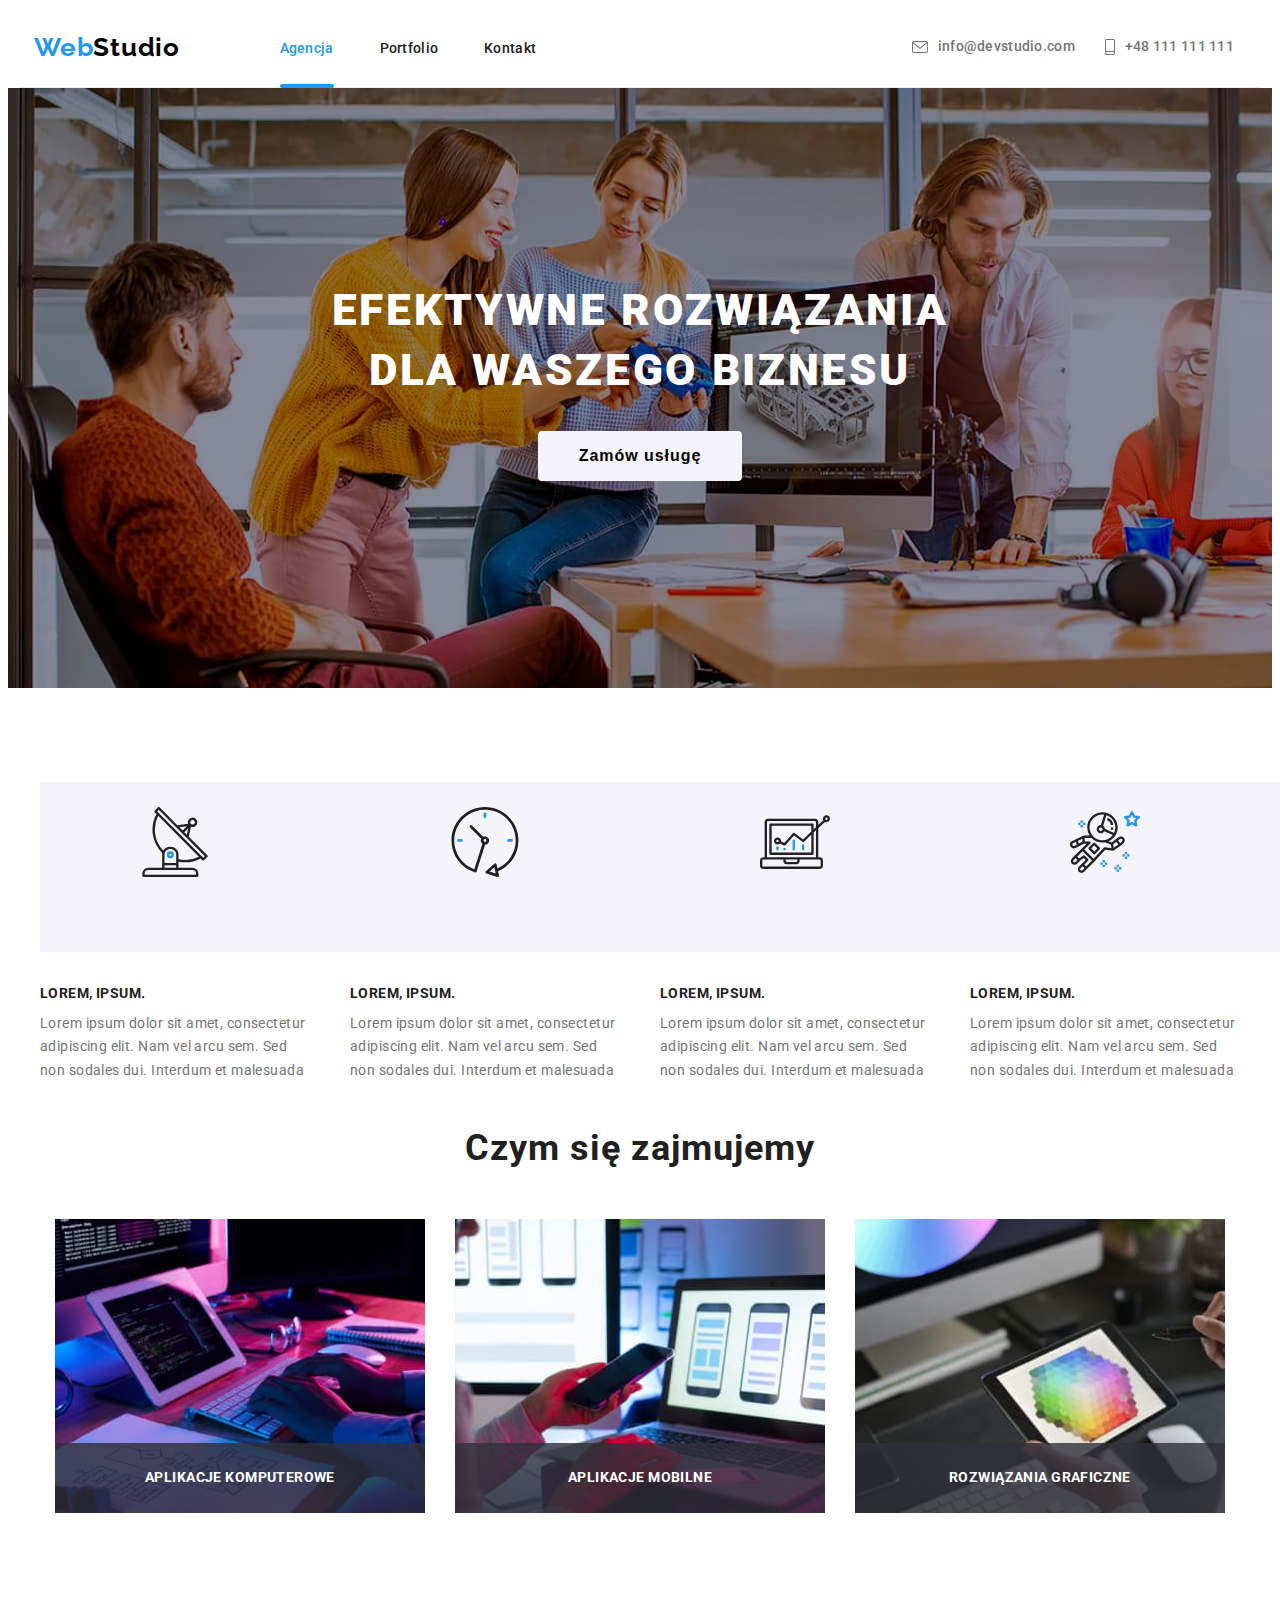
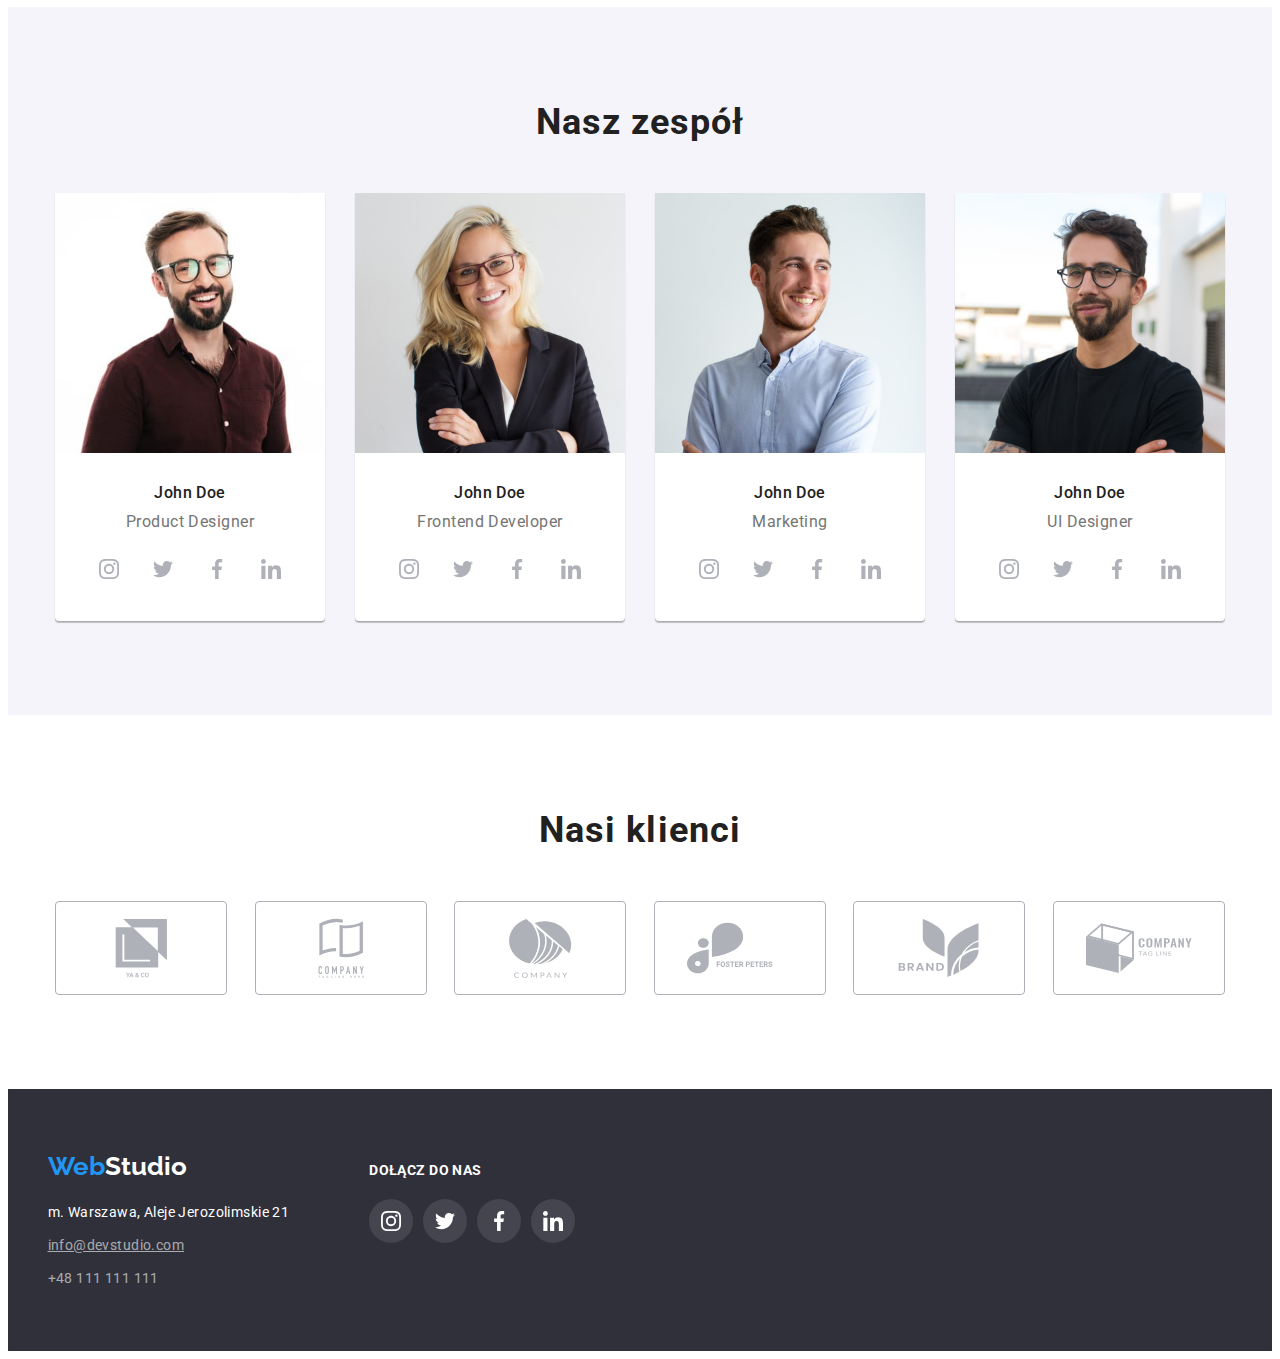
<file: index.html>
<!DOCTYPE html>
<html lang="pl">
  <head>
    <meta charset="UTF-8" />
    <meta http-equiv="X-UA-Compatible" content="IE=edge" />
    <meta name="viewport" content="width=device-width, initial-scale=1.0" />
    <link rel="preconnect" href="https://fonts.googleapis.com" />
    <link rel="preconnect" href="https://fonts.gstatic.com" crossorigin />
    <link
      href="https://fonts.googleapis.com/css2?family=Raleway&family=Roboto:wght@400;500;700;900&display=swap"
      rel="stylesheet"
    />
    <link
      rel="stylesheet"
      href="https://cdnjs.cloudflare.com/ajax/libs/modern-normalize/1.1.0/modern-normalize.min.css"
      integrity="sha512-wpPYUAdjBVSE4KJnH1VR1HeZfpl1ub8YT/NKx4PuQ5NmX2tKuGu6U/JRp5y+Y8XG2tV+wKQpNHVUX03MfMFn9Q=="
      crossorigin="anonymous"
      referrerpolicy="no-referrer"
    />
    <link rel="stylesheet" href="./css/styles.css" type="text/css" />
    <title>Studio</title>
  </head>
  <body>
    <header>
      <div class="link container">
        <div>
          <a class="logo-text-first" href="index.html"
            ><span class="accent">Web</span>Studio</a
          >
        </div>
        <nav>
          <ul class="go-links">
            <li><a class="go-link current" href="/index.html">Agencja</a></li>
            <li><a class="go-link" href="./portfolio.html">Portfolio</a></li>
            <li><a class="go-link" href="kontakt">Kontakt</a></li>
          </ul>
        </nav>
        <div class="contact-links">
          <a class="contact-link" href="mailto:info@devstudio.com">
            <svg class="contact-icon" width="16" height="12">
              <use href="./images/icons.svg#icon-envelope"></use>
            </svg>
            info@devstudio.com
          </a>
          <a class="contact-link" href="tel:+48111111111">
            <svg class="contact-icon" width="10" height="16">
              <use href="./images/icons.svg#icon-smartphone"></use>
            </svg>
            +48 111 111 111</a
          >
        </div>
      </div>
    </header>
    <main>
      <section class="hero">
        <div class="hero-headline container">
          <div class="head-btn">
            <h1 class="headline">
              Efektywne rozwiązania <br />dla waszego biznesu
            </h1>
            <div class="btn">
              <button class="btn-service" type="button" data-modal-open>
                Zamów usługę
              </button>
            </div>
          </div>
        </div>
      </section>
      <section>
        <div class="advantages container">
          <div class="info">
            <svg class="box-icon">
              <use
                href="./images/icons.svg#icon-antenna-1"
                width="70"
                height="70"
              ></use>
            </svg>
            <h4 class="text-title">Lorem, ipsum.</h4>
            <p class="text">
              Lorem ipsum dolor sit amet, consectetur adipiscing elit. Nam vel
              arcu sem. Sed non sodales dui. Interdum et malesuada
            </p>
          </div>
          <div class="info">
            <svg class="box-icon">
              <use
                href="./images/icons.svg#icon-clock-1"
                width="70"
                height="70"
              ></use>
            </svg>
            <h4 class="text-title">Lorem, ipsum.</h4>
            <p class="text">
              Lorem ipsum dolor sit amet, consectetur adipiscing elit. Nam vel
              arcu sem. Sed non sodales dui. Interdum et malesuada
            </p>
          </div>
          <div class="info">
            <svg class="box-icon">
              <use
                href="./images/icons.svg#icon-diagram-1"
                width="70"
                height="70"
              ></use>
            </svg>
            <h4 class="text-title">Lorem, ipsum.</h4>
            <p class="text">
              Lorem ipsum dolor sit amet, consectetur adipiscing elit. Nam vel
              arcu sem. Sed non sodales dui. Interdum et malesuada
            </p>
          </div>
          <div class="info">
            <svg class="box-icon">
              <use
                href="./images/icons.svg#icon-astronaut-1"
                width="70"
                height="70"
              ></use>
            </svg>
            <h4 class="text-title">Lorem, ipsum.</h4>
            <p class="text">
              Lorem ipsum dolor sit amet, consectetur adipiscing elit. Nam vel
              arcu sem. Sed non sodales dui. Interdum et malesuada
            </p>
          </div>
        </div>
      </section>
      <section>
        <div class="area-activity container">
          <h2 class="title">Czym się zajmujemy</h2>
          <div>
            <ul class="img-list">
              <li class="description-img">
                <img
                  src="images/box1.jpg"
                  alt="komputer na biurku"
                  width="370"
                  height="294"
                />
                <p class="label">Aplikacje komputerowe</p>
              </li>
              <li class="description-img">
                <img
                  src="images/box2.jpg"
                  alt="osoba przy komputerze trzyma telefon"
                  width="370"
                  height="294"
                />
                <p class="label">Aplikacje mobilne</p>
              </li>
              <li class="description-img">
                <img
                  src="images/box3.jpg"
                  alt="kolorowe zdjęcie na tablecie"
                  width="370"
                  height="294"
                />
                <p class="label">Rozwiązania graficzne</p>
              </li>
            </ul>
          </div>
        </div>
      </section>
      <section class="section-team">
        <div class="team container">
          <h2 class="title-2">Nasz zespół</h2>
          <div>
            <ul class="img-list">
              <li>
                <div class="card">
                  <img
                    src="images/img.jpg"
                    alt="uśmiechnięty mężczyzna"
                    width="270"
                    height="260"
                  />
                  <p class="surname">John Doe</p>
                  <p class="profession">Product Designer</p>
                  <ul class="icon-social">
                    <li>
                      <a href="#" class="social-link">
                        <svg width="20" height="20" class="social-icon">
                          <use href="./images/icons.svg#icon-instagram-2"></use>
                        </svg>
                      </a>
                    </li>
                    <li>
                      <a href="#" class="social-link">
                        <svg width="20" height="20" class="social-icon">
                          <use href="./images/icons.svg#icon-twitter-1"></use>
                        </svg>
                      </a>
                    </li>
                    <li>
                      <a href="#" class="social-link">
                        <svg width="20" height="20" class="social-icon">
                          <use href="./images/icons.svg#icon-facebook-1"></use>
                        </svg>
                      </a>
                    </li>
                    <li>
                      <a href="#" class="social-link">
                        <svg width="20" height="20" class="social-icon">
                          <use href="./images/icons.svg#icon-linkedin-1"></use>
                        </svg>
                      </a>
                    </li>
                  </ul>
                </div>
              </li>
              <li>
                <div class="card">
                  <img
                    src="images/img1.jpg"
                    alt="uśmiechnięta kobieta"
                    width="270"
                    height="260"
                  />
                  <p class="surname">John Doe</p>
                  <p class="profession">Frontend Developer</p>
                  <ul class="icon-social">
                    <li>
                      <a href="#" class="social-link">
                        <svg width="20" height="20" class="social-icon">
                          <use href="./images/icons.svg#icon-instagram-2"></use>
                        </svg>
                      </a>
                    </li>
                    <li>
                      <a href="#" class="social-link">
                        <svg width="20" height="20" class="social-icon">
                          <use href="./images/icons.svg#icon-twitter-1"></use>
                        </svg>
                      </a>
                    </li>
                    <li>
                      <a href="#" class="social-link">
                        <svg width="20" height="20" class="social-icon">
                          <use href="./images/icons.svg#icon-facebook-1"></use>
                        </svg>
                      </a>
                    </li>
                    <li>
                      <a href="#" class="social-link">
                        <svg width="20" height="20" class="social-icon">
                          <use href="./images/icons.svg#icon-linkedin-1"></use>
                        </svg>
                      </a>
                    </li>
                  </ul>
                </div>
              </li>
              <li>
                <div class="card">
                  <img
                    src="images/img2.jpg"
                    alt="uśmiechnięty mężczyzna"
                    width="270"
                    height="260"
                  />
                  <p class="surname">John Doe</p>
                  <p class="profession">Marketing</p>
                  <ul class="icon-social">
                    <li>
                      <a href="#" class="social-link">
                        <svg width="20" height="20" class="social-icon">
                          <use href="./images/icons.svg#icon-instagram-2"></use>
                        </svg>
                      </a>
                    </li>
                    <li>
                      <a href="#" class="social-link">
                        <svg width="20" height="20" class="social-icon">
                          <use href="./images/icons.svg#icon-twitter-1"></use>
                        </svg>
                      </a>
                    </li>
                    <li>
                      <a href="#" class="social-link">
                        <svg width="20" height="20" class="social-icon">
                          <use href="./images/icons.svg#icon-facebook-1"></use>
                        </svg>
                      </a>
                    </li>
                    <li>
                      <a href="#" class="social-link">
                        <svg width="20" height="20" class="social-icon">
                          <use href="./images/icons.svg#icon-linkedin-1"></use>
                        </svg>
                      </a>
                    </li>
                  </ul>
                </div>
              </li>
              <li>
                <div class="card">
                  <img
                    src="images/img3.jpg"
                    alt="uśmiechnięty mężczyzna"
                    width="270"
                    height="260"
                  />
                  <p class="surname">John Doe</p>
                  <p class="profession">UI Designer</p>
                  <ul class="icon-social">
                    <li>
                      <a href="#" class="social-link">
                        <svg width="20" height="20" class="social-icon">
                          <use href="./images/icons.svg#icon-instagram-2"></use>
                        </svg>
                      </a>
                    </li>
                    <li>
                      <a href="#" class="social-link">
                        <svg width="20" height="20" class="social-icon">
                          <use href="./images/icons.svg#icon-twitter-1"></use>
                        </svg>
                      </a>
                    </li>
                    <li>
                      <a href="#" class="social-link">
                        <svg width="20" height="20" class="social-icon">
                          <use href="./images/icons.svg#icon-facebook-1"></use>
                        </svg>
                      </a>
                    </li>
                    <li>
                      <a href="#" class="social-link">
                        <svg width="20" height="20" class="social-icon">
                          <use href="./images/icons.svg#icon-linkedin-1"></use>
                        </svg>
                      </a>
                    </li>
                  </ul>
                </div>
              </li>
            </ul>
          </div>
        </div>
      </section>
      <section>
        <div class="container">
          <h2 class="title-client">Nasi klienci</h2>
          <ul class="client-list">
            <li class="icon-client">
              <a href="#" class="link-client">
                <svg width="106" height="60" class="icon-logo">
                  <use href="./images/icons.svg#icon-group"></use>
                </svg>
              </a>
            </li>
            <li class="icon-client">
              <a href="#" class="link-client">
                <svg width="106" height="60" class="icon-logo">
                  <use href="./images/icons.svg#icon-group-1"></use>
                </svg>
              </a>
            </li>
            <li class="icon-client">
              <a href="#" class="link-client">
                <svg width="106" height="60" class="icon-logo">
                  <use href="./images/icons.svg#icon-group-2"></use>
                </svg>
              </a>
            </li>
            <li class="icon-client">
              <a href="#" class="link-client">
                <svg width="106" height="60" class="icon-logo">
                  <use href="./images/icons.svg#icon-group-3"></use>
                </svg>
              </a>
            </li>
            <li class="icon-client">
              <a href="#" class="link-client">
                <svg width="106" height="60" class="icon-logo">
                  <use href="./images/icons.svg#icon-group-4"></use>
                </svg>
              </a>
            </li>
            <li class="icon-client">
              <a href="#" class="link-client">
                <svg width="106" height="60" class="icon-logo">
                  <use href="./images/icons.svg#icon-group-5"></use>
                </svg>
              </a>
            </li>
          </ul>
        </div>
      </section>
    </main>
    <footer class="foot-contain">
      <div class="foot-link container">
        <div>
          <a class="logo-text-bottom" href="index.html"
            ><span class="accent">Web</span>Studio</a
          >
          <address>
            <ul>
              <li class="link-contact">
                <a
                  class="contact-link-map"
                  href="https://goo.gl/maps/Ce6FS1gqBkde4C7V9"
                  rel="nofollow"
                  target="_blank"
                  >m. Warszawa, Aleje Jerozolimskie 21</a
                >
              </li>
              <li class="email-contact">
                <a class="contact-email" href="info@devstudio.com"
                  >info@devstudio.com</a
                >
              </li>
              <li>
                <a class="contact-nr" href="tel:48111111111">+48 111 111 111</a>
              </li>
            </ul>
          </address>
        </div>
        <div class="icon-social-footer">
          <p class="title-icon-footer">Dołącz do nas</p>
          <ul class="list-icon-footer">
            <li class="box-icon-foot">
              <a href="#" class="social-link-footer"
                ><svg width="20" height="20" class="foot-icon">
                  <use href="./images/icons.svg#icon-instagram-2"></use>
                </svg>
              </a>
            </li>
            <li class="box-icon-foot">
              <a href="#" class="social-link-footer"
                ><svg width="20" height="20" class="foot-icon">
                  <use href="./images/icons.svg#icon-twitter-1"></use>
                </svg>
              </a>
            </li>
            <li class="box-icon-foot">
              <a href="#" class="social-link-footer"
                ><svg width="20" height="20" class="foot-icon">
                  <use href="./images/icons.svg#icon-facebook-1"></use>
                </svg>
              </a>
            </li>
            <li class="box-icon-foot">
              <a href="#" class="social-link-footer"
                ><svg width="20" height="20" class="foot-icon">
                  <use href="./images/icons.svg#icon-linkedin-1"></use>
                </svg>
              </a>
            </li>
          </ul>
        </div>
      </div>
    </footer>
    <div class="backdrop is-hidden" data-modal>
      <div class="modal">
        <button type="button" class="close-btn" data-modal-close>
          <svg width="18" height="18">
            <use href="./images/icons.svg#icon-close-button"></use>
          </svg>
        </button>
      </div>
    </div>
    <script src="./js/modal.js"></script>
  </body>
</html>
</file>
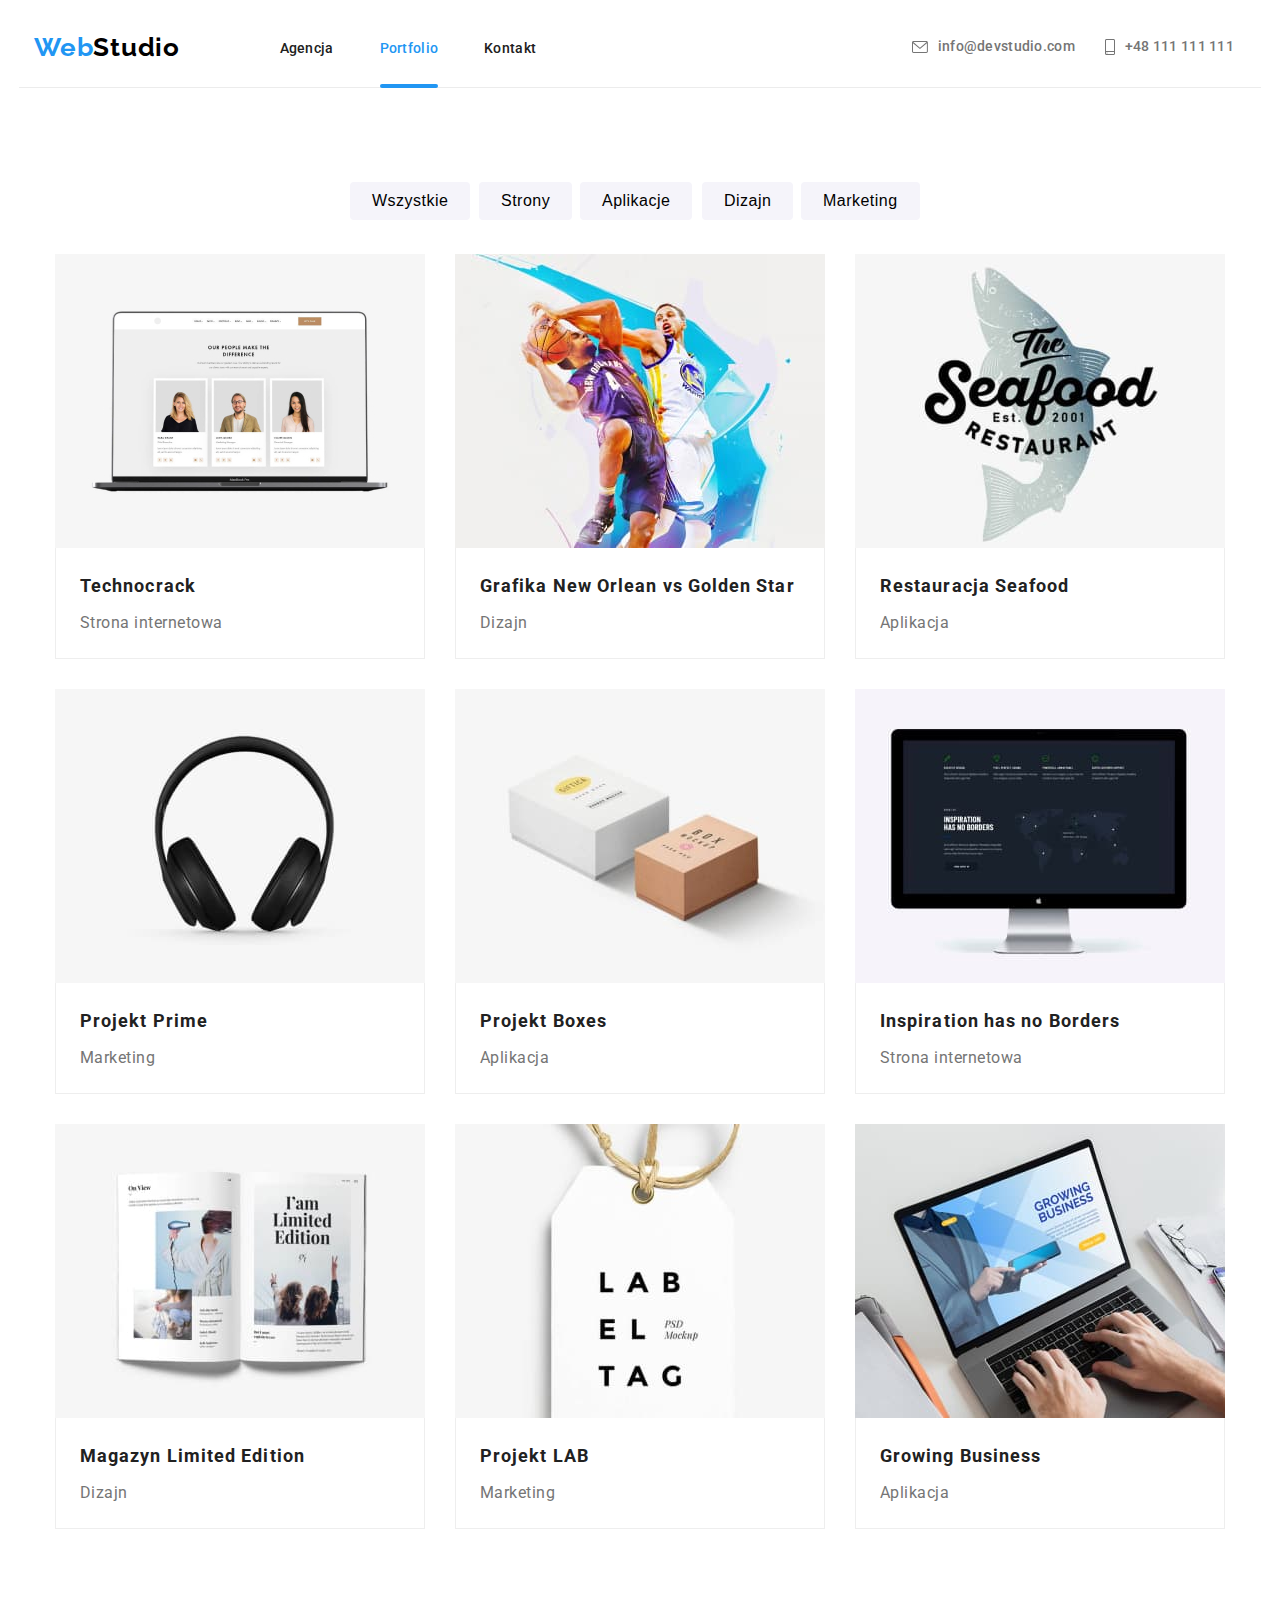
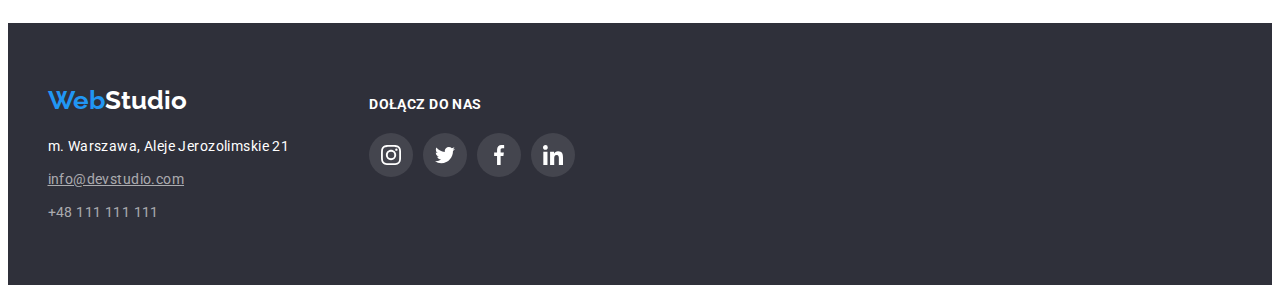
<file: portfolio.html>
<!DOCTYPE html>
<html lang="pl">
  <head>
    <meta charset="UTF-8" />
    <meta http-equiv="X-UA-Compatible" content="IE=edge" />
    <meta name="viewport" content="width=device-width, initial-scale=1.0" />
    <link rel="preconnect" href="https://fonts.googleapis.com" />
    <link rel="preconnect" href="https://fonts.gstatic.com" crossorigin />
    <link
      href="https://fonts.googleapis.com/css2?family=Raleway&family=Roboto:wght@400;500;700;900&display=swap"
      rel="stylesheet"
    />
    <link
      rel="stylesheet"
      href="https://cdnjs.cloudflare.com/ajax/libs/modern-normalize/1.1.0/modern-normalize.min.css"
      integrity="sha512-wpPYUAdjBVSE4KJnH1VR1HeZfpl1ub8YT/NKx4PuQ5NmX2tKuGu6U/JRp5y+Y8XG2tV+wKQpNHVUX03MfMFn9Q=="
      crossorigin="anonymous"
      referrerpolicy="no-referrer"
    />

    <link rel="stylesheet" href="./css/styles.css" type="text/css" />
    <title>Portfolio</title>
  </head>
  <body>
    <header>
      <div class="link container">
        <div>
          <a class="logo-text-first" href="index.html"
            ><span class="accent">Web</span>Studio</a
          >
        </div>
        <nav>
          <ul class="go-links">
            <li><a class="go-link" href="index.html">Agencja</a></li>
            <li>
              <a class="go-link current" href="./portfolio.html">Portfolio</a>
            </li>
            <li><a class="go-link" href="kontakt">Kontakt</a></li>
          </ul>
        </nav>
        <div class="contact-links">
          <a class="contact-link" href="mailto:info@devstudio.com">
            <svg class="contact-icon" width="16" height="12">
              <use href="./images/icons.svg#icon-envelope"></use>
            </svg>
            info@devstudio.com
          </a>
          <a class="contact-link" href="tel:+48111111111">
            <svg class="contact-icon" width="10" height="16">
              <use href="./images/icons.svg#icon-smartphone"></use>
            </svg>
            +48 111 111 111</a
          >
        </div>
      </div>
    </header>

    <main>
      <div class="projects container">
        <div>
          <ul class="switch-elements">
            <li>
              <button class="switch-element" type="button">Wszystkie</button>
            </li>
            <li>
              <button class="switch-element" type="button">Strony</button>
            </li>
            <li>
              <button class="switch-element" type="button">Aplikacje</button>
            </li>
            <li>
              <button class="switch-element" type="button">Dizajn</button>
            </li>
            <li>
              <button class="switch-element" type="button">Marketing</button>
            </li>
          </ul>
        </div>

        <div>
          <ul class="card-set">
            <li>
              <div class="card-img">
                <img src="images/hw2/img.jpg" alt="" width="370" height="294" />
                <p class="overlay">
                  Technocrack jest popularną platformą wykorzystywaną do
                  rozpowszechniania koronawirusa. Firmy wykorzystują tę
                  platformę do celów szpiegowskich i ataków na niezabezpieczone
                  serwery konkurencji
                </p>
              </div>
              <div class="bottom-card">
                <p class="name-project">Technocrack</p>
                <p class="type-of-project">Strona internetowa</p>
              </div>
            </li>
            <li>
              <div class="card-img">
                <img
                  src="images/hw2/img1.jpg"
                  alt=""
                  width="370"
                  height="294"
                />
                <p class="overlay">
                  Technocrack jest popularną platformą wykorzystywaną do
                  rozpowszechniania koronawirusa. Firmy wykorzystują tę
                  platformę do celów szpiegowskich i ataków na niezabezpieczone
                  serwery konkurencji
                </p>
              </div>
              <div class="bottom-card">
                <p class="name-project">Grafika New Orlean vs Golden Star</p>
                <p class="type-of-project">Dizajn</p>
              </div>
            </li>
            <li>
              <div class="card-img">
                <img
                  src="images/hw2/img2.jpg"
                  alt=""
                  width="370"
                  height="294"
                />
                <p class="overlay">
                  Technocrack jest popularną platformą wykorzystywaną do
                  rozpowszechniania koronawirusa. Firmy wykorzystują tę
                  platformę do celów szpiegowskich i ataków na niezabezpieczone
                  serwery konkurencji
                </p>
              </div>
              <div class="bottom-card">
                <p class="name-project">Restauracja Seafood</p>
                <p class="type-of-project">Aplikacja</p>
              </div>
            </li>
            <li>
              <div class="card-img">
                <img
                  src="images/hw2/img3.jpg"
                  alt=""
                  width="370"
                  height="294"
                />
                <p class="overlay">
                  Technocrack jest popularną platformą wykorzystywaną do
                  rozpowszechniania koronawirusa. Firmy wykorzystują tę
                  platformę do celów szpiegowskich i ataków na niezabezpieczone
                  serwery konkurencji
                </p>
              </div>
              <div class="bottom-card">
                <p class="name-project">Projekt Prime</p>
                <p class="type-of-project">Marketing</p>
              </div>
            </li>
            <li>
              <div class="card-img">
                <img
                  src="images/hw2/img4.jpg"
                  alt=""
                  width="370"
                  height="294"
                />
                <p class="overlay">
                  Technocrack jest popularną platformą wykorzystywaną do
                  rozpowszechniania koronawirusa. Firmy wykorzystują tę
                  platformę do celów szpiegowskich i ataków na niezabezpieczone
                  serwery konkurencji
                </p>
              </div>
              <div class="bottom-card">
                <p class="name-project">Projekt Boxes</p>
                <p class="type-of-project">Aplikacja</p>
              </div>
            </li>
            <li>
              <div class="card-img">
                <img
                  src="images/hw2/img5.jpg"
                  alt=""
                  width="370"
                  height="294"
                />
                <p class="overlay">
                  Technocrack jest popularną platformą wykorzystywaną do
                  rozpowszechniania koronawirusa. Firmy wykorzystują tę
                  platformę do celów szpiegowskich i ataków na niezabezpieczone
                  serwery konkurencji
                </p>
              </div>
              <div class="bottom-card">
                <p class="name-project">Inspiration has no Borders</p>
                <p class="type-of-project">Strona internetowa</p>
              </div>
            </li>
            <li>
              <div class="card-img">
                <img
                  src="images/hw2/img6.jpg"
                  alt=""
                  width="370"
                  height="294"
                />
                <p class="overlay">
                  Technocrack jest popularną platformą wykorzystywaną do
                  rozpowszechniania koronawirusa. Firmy wykorzystują tę
                  platformę do celów szpiegowskich i ataków na niezabezpieczone
                  serwery konkurencji
                </p>
              </div>
              <div class="bottom-card">
                <p class="name-project">Magazyn Limited Edition</p>
                <p class="type-of-project">Dizajn</p>
              </div>
            </li>
            <li>
              <div class="card-img">
                <img
                  src="images/hw2/img7.jpg"
                  alt=""
                  width="370"
                  height="294"
                />
                <p class="overlay">
                  Technocrack jest popularną platformą wykorzystywaną do
                  rozpowszechniania koronawirusa. Firmy wykorzystują tę
                  platformę do celów szpiegowskich i ataków na niezabezpieczone
                  serwery konkurencji
                </p>
              </div>
              <div class="bottom-card">
                <p class="name-project">Projekt LAB</p>
                <p class="type-of-project">Marketing</p>
              </div>
            </li>
            <li>
              <div class="card-img">
                <img
                  src="images/hw2/img8.jpg"
                  alt=""
                  width="370"
                  height="294"
                />
                <p class="overlay">
                  Technocrack jest popularną platformą wykorzystywaną do
                  rozpowszechniania koronawirusa. Firmy wykorzystują tę
                  platformę do celów szpiegowskich i ataków na niezabezpieczone
                  serwery konkurencji
                </p>
              </div>
              <div class="bottom-card">
                <p class="name-project">Growing Business</p>
                <p class="type-of-project">Aplikacja</p>
              </div>
            </li>
          </ul>
        </div>
      </div>
    </main>
    <footer class="foot-contain">
      <div class="foot-link container">
        <div>
          <a class="logo-text-bottom" href="index.html"
            ><span class="accent">Web</span>Studio</a
          >
          <address>
            <ul>
              <li class="link-contact">
                <a
                  class="contact-link-map"
                  href="https://goo.gl/maps/Ce6FS1gqBkde4C7V9"
                  rel="nofollow"
                  target="_blank"
                  >m. Warszawa, Aleje Jerozolimskie 21</a
                >
              </li>
              <li class="email-contact">
                <a class="contact-email" href="info@devstudio.com"
                  >info@devstudio.com</a
                >
              </li>
              <li>
                <a class="contact-nr" href="tel:48111111111">+48 111 111 111</a>
              </li>
            </ul>
          </address>
        </div>
        <div class="icon-social-footer">
          <p class="title-icon-footer">Dołącz do nas</p>
          <ul class="list-icon-footer">
            <li class="box-icon-foot">
              <a href="#" class="social-link-footer"
                ><svg width="20" height="20" class="foot-icon">
                  <use href="./images/icons.svg#icon-instagram-2"></use>
                </svg>
              </a>
            </li>
            <li class="box-icon-foot">
              <a href="#" class="social-link-footer"
                ><svg width="20" height="20" class="foot-icon">
                  <use href="./images/icons.svg#icon-twitter-1"></use>
                </svg>
              </a>
            </li>
            <li class="box-icon-foot">
              <a href="#" class="social-link-footer"
                ><svg width="20" height="20" class="foot-icon">
                  <use href="./images/icons.svg#icon-facebook-1"></use>
                </svg>
              </a>
            </li>
            <li class="box-icon-foot">
              <a href="#" class="social-link-footer"
                ><svg width="20" height="20" class="foot-icon">
                  <use href="./images/icons.svg#icon-linkedin-1"></use>
                </svg>
              </a>
            </li>
          </ul>
        </div>
      </div>
    </footer>
  </body>
</html>
</file>
<file: css/styles.css>
body {
  font-family: "Roboto", sans-serif;
  color: #212121;
}
.container {
  width: 1200px;
  margin: 0 auto;
}
a {
  text-decoration: none;
}
:root {
  --background-color: #2f303a;
  --color-text: #757575;
  --Selection-color: #2196f3;
  --cubic-bezier: cubic-bezier(0.4, 0, 0.2, 1);
}

/* ######### ######## ###### header ###### ######## ######### */
.link {
  display: flex;
  justify-content: space-between;
  align-items: center;
  border-bottom: 1px solid #ececec;
  padding: 24px 27px 24px 15px;
}
.go-links {
  display: flex;
  list-style: none;
  padding: 0;
  margin-top: 0;
  margin-bottom: 0;
}

.go-links li:last-child {
  margin-left: 46px;
}
.go-links li:nth-child(2) {
  margin-left: 46px;
}

.contact-links {
  display: flex;
}
.contact-link:last-child {
  margin-left: 30px;
}
.contact-link:first-child {
  margin-left: 276px;
}

.logo-text-first {
  font-family: "Raleway";
  color: #000000;
  font-weight: 700;
  font-size: 26px;
  line-height: 1.19;
  letter-spacing: 0.03em;
  width: 145px;
}

.accent {
  color: var(--Selection-color);
}
.go-link {
  font-size: 14px;
  font-weight: 500;
  line-height: 1.14;
  letter-spacing: 0.02em;
  color: #212121;
  padding: 32px 0;
  transition: color 250ms var(--cubic-bezier);
}
.go-link:hover,
.go-link:focus {
  color: var(--Selection-color);
}

.contact-link {
  color: var(--color-text);
  font-weight: 500;
  font-size: 14px;
  line-height: 1.14;
  letter-spacing: 0.02em;
}

.contact-links {
  display: flex;
  align-items: center;
}
.contact-link {
  display: flex;
  align-items: center;
  justify-content: center;
  transition: color 250ms var(--cubic-bezier);
}

.contact-link:hover,
.contact-link:focus {
  color: var(--Selection-color);
}
.contact-link:hover .contact-icon,
.contact-link:focus .contact-icon {
  fill: var(--Selection-color);
}
.contact-icon {
  margin-right: 10px;
  fill: #757575;
  transition: fill 250ms var(--cubic-bezier);
}
/* pages current*/
.current {
  position: relative;
  color: var(--Selection-color);
}
.current::after {
  position: absolute;
  display: block;
  content: "";
  border-radius: 2px;
  background: var(--Selection-color);

  width: 100%;
  height: 4px;
  bottom: 0;
}
/* ^^^^^^^^^^^^^^^^^^^^^ header ^^^^^^^^^^^^^^^^^^^^^*/

/* ######### ######## ###### main ###### ######## ######### */
.hero {
  max-width: 1600px;
  margin: 0 auto;
  background-image: url("../images/img10.jpg");
  background-size: cover;
  background-color: var(--background-color);
}
.hero-headline {
  padding-top: 94px;
  padding-bottom: 94px;
}

.head-btn {
  display: flex;
  text-align: center;
  flex-direction: column;
  align-items: center;
}

.headline {
  color: #ffffff;
  font-weight: 900;
  font-size: 44px;
  line-height: 1.36;
  text-transform: uppercase;
  padding-top: 99px;
  margin-top: 0;
  margin-bottom: 30px;
  letter-spacing: 0.06em;
  width: 696px;
}

.btn-service {
  background: #f5f4fa;
  border-radius: 4px;
  border: none;
  font-weight: 700;
  font-size: 16px;
  line-height: 1.88;
  letter-spacing: 0.06em;
  cursor: pointer;
  padding: 10px 41px 10px 41px;
  transition: color 250ms var(--cubic-bezier),
    background-color 250ms var(--cubic-bezier);
}
.btn {
  padding-bottom: 113px;
}
.btn-service:hover,
.btn-service:focus {
  background-color: var(--Selection-color);
  color: #ffffff;
}
/* ######## ######## section 2class="info" ######## ######## */

.advantages {
  display: flex;
  max-width: 1170;

  margin: 0 auto;
  padding: 0 15px;
  justify-content: space-between;
  padding-top: 94px;
}
.box-icon {
  width: 270px;
  height: 120px;
  padding: 25px 100px 25px 100px;
  margin-bottom: 30px;
  background-color: #f5f4fa;
}

.info h4 {
  margin: 0;
  padding-bottom: 10px;
}
.info {
  max-width: 270px;
  margin: 0;
  height: 251px;
}

.text-title {
  font-weight: 700;
  font-size: 14px;
  line-height: 1.14;
  letter-spacing: 0.03em;
  text-transform: uppercase;
}
.text {
  font-size: 14px;
  line-height: 1.7;
  letter-spacing: 0.03em;
  color: var(--color-text);
  margin: 0;
}
/* ######## ######## section 3 title ######## ######## */
.area-activity {
  padding-bottom: 94px;
  padding-top: 94px;
}
.img-list {
  display: flex;
  list-style: none;
  padding-left: 15px;
  padding-right: 15px;
  justify-content: space-between;
  margin: 0;
}

.title {
  font-weight: 700;
  font-size: 36px;
  line-height: 1.17;
  text-align: center;
  letter-spacing: 0.03em;
  margin-top: 0;
  margin-bottom: 50px;
}
/* ######## etykiety na zdjeciach sekcja 3 title ##########*/
.description-img {
  position: relative;
}
.label {
  position: absolute;
  bottom: 0;
  width: 100%;
  margin: 0;
  font-weight: 700;
  font-size: 14px;
  line-height: 1.14;
  text-align: center;
  letter-spacing: 0.03em;
  text-transform: uppercase;
  color: #ffffff;
  background: rgba(47, 48, 58, 0.8);
  padding: 27px 0px;
  z-index: 1;
  display: flex;
  align-items: center;
  justify-content: center;
}

/* ######## ######## section 4 title-card ######## ######## */
.section-team {
  background-color: #f5f4fa;
}
.team {
  padding-bottom: 94px;
  padding-top: 94px;
}

.title-2 {
  font-weight: 700;
  font-size: 36px;
  line-height: 1.17;
  text-align: center;
  letter-spacing: 0.03em;
  margin-top: 0;
  margin-bottom: 50px;
}
.surname {
  font-weight: 500;
  font-size: 16px;
  line-height: 1.19;
  letter-spacing: 0.03em;
  justify-items: center;
  text-align: center;
  margin-top: 30px;
  margin-bottom: 10px;
}
.profession {
  font-size: 16px;
  line-height: 1.19;
  letter-spacing: 0.03em;
  color: var(--color-text);
  text-align: center;
  margin-top: 10px;
  margin-bottom: 16px;
}
.card {
  background-color: #ffffff;
  border-radius: 0px 0px 4px 4px;
  margin: 0;
  width: 270px;
  box-shadow: 0 2px 1px 0 rgba(0, 0, 0, 0.2), 0 1px 1px 0 rgba(0, 0, 0, 0.14);
}

/*social-icon*/
ul {
  list-style: none;
}
.icon-social {
  display: flex;
  gap: 10px;
  align-items: center;
  justify-content: center;
  padding: 0 32px 30px 32px;
}

.social-link {
  display: flex;
  justify-content: center;
  align-items: center;
  width: 44px;
  height: 44px;
  border-radius: 50%;
  transition: background-color 250ms var(--cubic-bezier);
}

.social-icon {
  fill: #afb1b8;
  transition: fill 250ms var(--cubic-bezier);
}
.social-link:hover .social-icon,
.social-link:focus .social-icon {
  fill: #ffffff;
}

.social-link:hover,
.social-link:focus {
  background: var(--Selection-color);
}

/* ######### ######## ###### section icon client ###### ######## ######### */
.title-client {
  font-weight: 700;
  font-size: 36px;
  line-height: 1.17;
  letter-spacing: 0.03em;
  text-align: center;
  margin: 0 auto;
  padding-top: 94px;
}
.client-list {
  display: flex;
  list-style: none;
  margin: 50px 0 0 0;
  padding: 0 15px 94px 15px;
  justify-content: space-between;
}
.icon-client {
  width: 170px;
  height: 92px;
  border: 1px solid #afb1b8;
  border-radius: 4px;
  transition: border-color 250ms var(--cubic-bezier);
}
.icon-logo {
  fill: #afb1b8;
  transition: fill 250ms var(--cubic-bezier);
}
.icon-client:hover,
.icon-client:hover .icon-logo {
  border-color: var(--Selection-color);
  fill: var(--Selection-color);
}

.icon-logo {
  margin: 16px 32px 16px 32px;
}
/* ######### ######## ###### portfolio ###### ######## ######### */
.projects {
  padding-top: 94px;
  padding-bottom: 94px;
}
.switch-elements {
  display: flex;
  list-style: none;
  margin: 0;

  padding-left: 310px;
  padding-right: 318px;
  justify-content: space-between;
}
.switch-elements li:first-child {
  width: 121px;
}
.switch-elements li:last-child {
  width: 121px;
}
.switch-elements li:nth-child(2) {
  width: 93px;
}
.switch-elements li:nth-child(3n) {
  width: 114px;
}
.switch-elements li:nth-last-child(2) {
  width: 91px;
}
.switch-element {
  border-radius: 4px;
  background: #f5f4fa;
  border-radius: 4px;
  border: none;
  padding: 6px 22px 6px 22px;
  cursor: pointer;
  font-weight: 500;
  font-size: 16px;
  line-height: 1.63;
  letter-spacing: 0.03em;
  transition: color 250ms var(--cubic-bezier),
    background-color 250ms var(--cubic-bezier),
    border-color 250ms var(--cubic-bezier), box-shadow 250ms var(--cubic-bezier);
}

.switch-element:hover,
.switch-element:focus {
  color: #ffffff;
  background-color: var(--Selection-color);
  border-color: var(--Selection-color);
  box-shadow: 0 2px 2px 0 rgba(0, 0, 0, 0.12), 0 1px 2px 0 rgba(0, 0, 0, 0.08);
}
.card-set {
  display: flex;
  flex-wrap: wrap;
  list-style: none;
  gap: 30px;
  padding-left: 15px;
  padding-right: 15px;
  margin-top: 34px;
  margin-bottom: 0px;
}
.card-set > li {
  transition: box-shadow 250ms var(--cubic-bezier);
}
.card-set > li:hover {
  box-shadow: 1px 4px 6px 0px rgba(0, 0, 0, 0.16),
    0 4px 4px 0 rgba(0, 0, 0, 0.06);
}
img {
  display: block;
  max-width: 100%;
}

.bottom-card {
  border: 1px solid #eeeeee;
  border-top: none;
  padding: 20px 24px 20px 24px;
}
.name-project {
  font-weight: 700;
  font-size: 18px;
  line-height: 2;
  letter-spacing: 0.06em;
  margin: 0;
}
.type-of-project {
  font-size: 16px;
  line-height: 1.88;
  letter-spacing: 0.03em;
  color: var(--color-text);
  margin-top: 4px;
  margin-bottom: 0;
}
/* ######### overlay card portfolio ##########*/
.card-img {
  position: relative;
  overflow: hidden;
  margin: 0 auto;
}
.overlay {
  position: absolute;
  bottom: 0;
  margin: 0;
  width: 100%;
  color: #ffffff;
  font-size: 18px;
  line-height: 1.56;
  letter-spacing: 0.03em;
  padding: 49px 45px 49px 24px;
  background-color: rgba(33, 150, 243, 0.9);
  overflow: hidden;
  transform: translatey(100%);
  transition: transform 250ms ease-in-out;
}
li:hover .overlay {
  transform: translatey(0);
}

/* ######### ######## ###### footer ###### ######## ######### */
footer {
  background-color: var(--background-color);
}
.foot-link {
  display: flex;
  padding-left: 15px;
  align-items: baseline;
}
.foot-contain {
  padding: 60px 0;
}
address > ul {
  list-style: none;
  margin: 0;
  padding: 0;
}
.contact-link-map {
  font-size: 14px;
  color: #ffffff;
  font-size: 14px;
  line-height: 1.71;
  letter-spacing: 0.03em;
  transition: color 250ms var(--cubic-bezier);
}
.contact-link-map:hover,
.contact-link-map:focus {
  color: var(--Selection-color);
}
.contact-email {
  font-size: 14px;
  line-height: 1.71;
  letter-spacing: 0.03em;
  text-decoration-line: underline;
  color: rgba(255, 255, 255, 0.6);
  transition: color 250ms var(--cubic-bezier);
}

.contact-email:hover,
.contact-email:focus {
  color: var(--Selection-color);
}

.contact-nr {
  font-size: 14px;
  line-height: 1.71;
  letter-spacing: 0.03em;
  color: rgba(255, 255, 255, 0.6);
  background-color: var(--background-color);
  transition: color 250ms var(--cubic-bezier);
}

.contact-nr:hover,
.contact-nr:focus .box-icon-foot:hover {
  color: var(--Selection-color);
}

.logo-text-bottom {
  font-family: "Raleway";
  color: #ffffff;
  font-weight: 700;
  font-size: 26px;
  background-color: var(--background-color);
}
.link-contact {
  margin-bottom: 9px;
  margin-top: 20px;
}
.email-contact {
  margin-bottom: 9px;
}
address {
  font-style: normal;
}
/* ########## footer social icon #########*/
.list-icon-footer {
  display: flex;
  align-items: center;
  justify-content: center;
  gap: 10px;
  padding: 0;
  margin: auto;
}
.title-icon-footer {
  font-family: Roboto;
  font-weight: 700;
  font-size: 14px;
  line-height: 1.14;
  letter-spacing: 0.03em;
  color: #ffffff;
  text-transform: uppercase;
  margin-bottom: 20px;
}
.icon-social-footer {
  margin-left: 80px;
}
.foot-icon {
  fill: #ffffff;
  margin: 12px;
}
.box-icon-foot {
  display: flex;
  justify-content: center;
  align-items: center;
}
.box-icon-foot {
  background: rgba(255, 255, 255, 0.1);
  border-radius: 50%;
}
.social-link-footer {
  width: 44px;
  height: 44px;
  border-radius: 50%;
  transition: background-color 250ms var(--cubic-bezier);
}
.social-link-footer:hover {
  background: var(--Selection-color);
}
/* end footer */
/* ########## backdrop ########## */
.backdrop {
  position: fixed;
  top: 0;
  left: 0;
  width: 100%;
  height: 100%;
  background-color: rgba(0, 0, 0, 0.2);
  z-index: 2;
  display: flex;
  align-items: center;
  justify-content: center;
  transition-property: visibility, opacity;
  transition-duration: 250ms;
  transition-timing-function: var(--cubic-bezier);
}
.modal {
  height: 581px;
  width: 528px;
  border-radius: 4px;
  background-color: rgba(255, 255, 255, 1);
  position: absolute;
  transition: transform;
  transition-duration: 250ms;
  transition-timing-function: linear;
  top: 50%;
  left: 50%;
  transform: translate(-50%, -50%);
}

.close-btn {
  position: absolute;
  top: 8px;
  right: 8px;
  width: 30px;
  height: 30px;
  border-radius: 50%;
  background-color: #ffffff;
  border: 1px solid rgba(0, 0, 0, 0.1);
  cursor: pointer;
  display: flex;
  justify-content: center;
  align-items: center;
}
.backdrop.is-hidden {
  opacity: 0;
  visibility: hidden;
  pointer-events: none;
}
</file>
